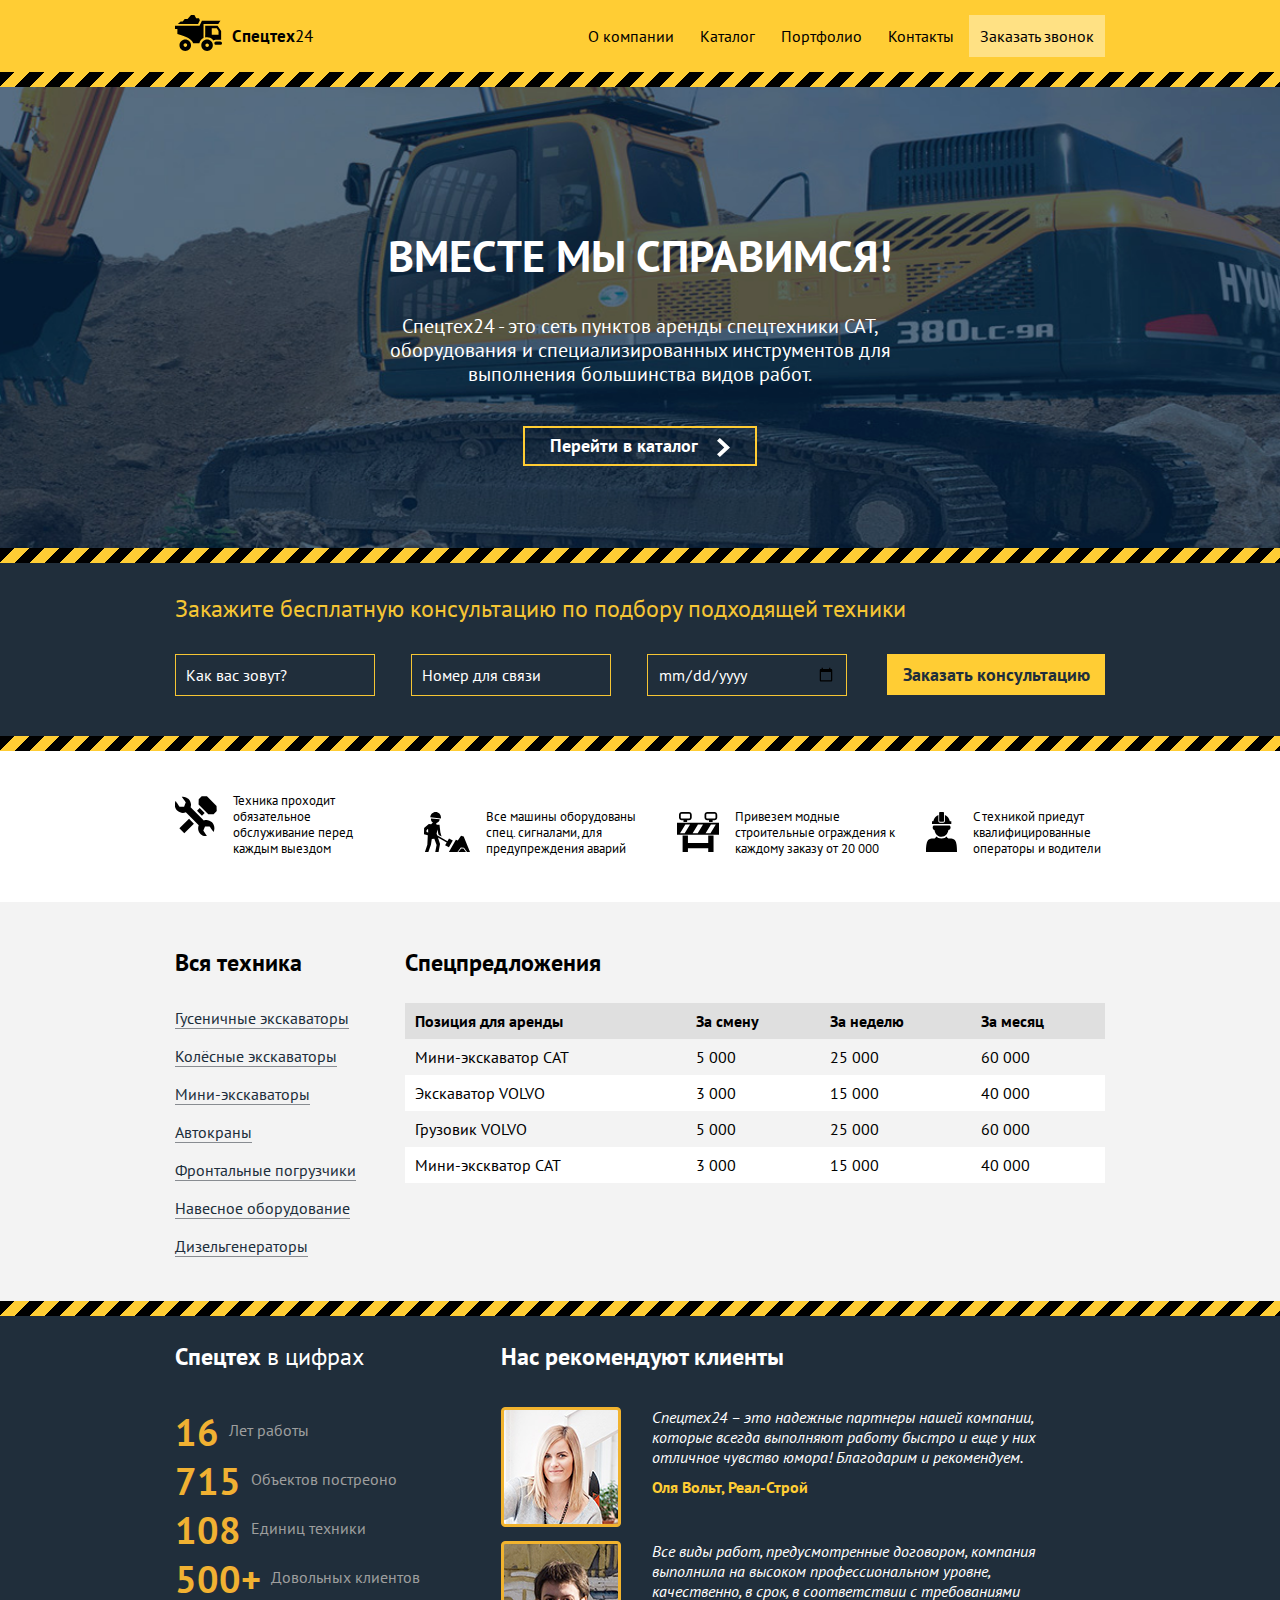
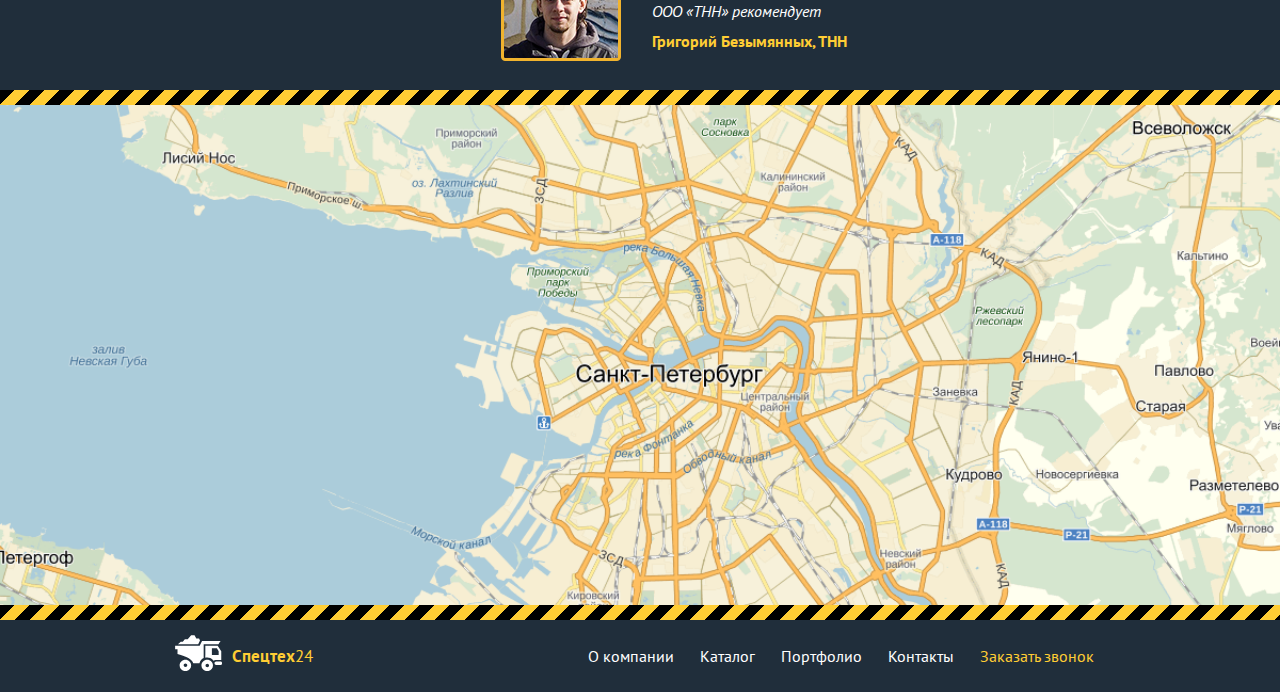
<file: index.html>
<!DOCTYPE html>
<html lang="ru">
<head>
<meta charset="UTF-8">
<title>sp24 - Главная</title>
<link rel="stylesheet" href="css/style.css">
<link href='https://fonts.googleapis.com/css?family=PT+Sans:400,700,400italic&subset=latin,cyrillic-ext' rel='stylesheet' type='text/css'>
</head>
<body>
<header class="page-header">
	<div class="container">
	    <div class="column-left">
		    <a href="#" class="logo">
		      	<section class="sprite sprite-truck_icon"></section>
		      	<span class="logo-text">
		      	<b>Спецтех</b>24</span>
		    </a>
		</div>
		<div class="column-right">
			<div class="nav">
		    	<nav class="main-nav">
					<ul>
						<li><a class="nav-btn" href="index.html">О компании</a></li>
						<li><a class="nav-btn" href="catalog.html">Каталог</a></li>
						<li><a class="nav-btn" href="portfolio.html">Портфолио</a></li>
						<li><a class="nav-btn" href="contacts.html">Контакты</a></li>
						<li><a class="nav-btn_order" href="#">Заказать 	звонок</a></li>
					</ul>
				</nav>
			</div>
		</div>
	</div>
</header>

<main>
<div class="border">
</div>
<div class="promo">
	<div class="container">
		<span class="promo-tagline">Вместе мы справимся!</span>
		<h1 class="promo-text">Спецтех24 - это сеть пунктов аренды спецтехники CAT, оборудования и специализированных инструментов для выполнения большинства видов работ.</h1>	
		<div class="promo-btn">
		    <a href="#" class="promo-btn-text">Перейти в каталог
		    <img class="promo-btn-arrow" src="img/main/main_promo_arrow.svg" alt="arrow">
		   </a>
		</div>
	</div>
</div>
<div class="border">
</div>
<div class="consultation">
	<div class="container">
		<span class="consultation-text">Закажите бесплатную консультацию по подбору подходящей техники</span>
	    <div class="consultation-block">
		    <input class="consultation_text_input" type="text" placeholder="Как вас зовут?">
		    <input class="consultation_text_input" type="text" placeholder="Номер для связи">
		   	<input class="consultation_text_input date" type="date">
			<a class="consult_form_button" href="#">Заказать консультацию</a>
		</div>
	</div>
</div>	
<div class="border">
</div>
<div class="advantages">
    <div class="container">
    	<div class="advantage-item-block">
        	<article class="advantage-item">
        		<section class="sprite sprite-main_advantage_tool"></section>
        		<p>Техника проходит обязательное обслуживание перед каждым выездом</p>
       		</article>
        	<article class="advantage-item">
        		<section class="sprite sprite-main_advantage_worker"></section>
       			 <p>Все машины оборудованы спец. сигналами, для предупреждения аварий</p>
       		</article>
        	<article class="advantage-item">
        		<section class="sprite sprite-main_advantage_boarder"></section>
        		<p>Привезем модные строительные ограждения к каждому заказу от 20 000</p>
        	</article>
       		<article class="advantage-item">
        		<section class="sprite sprite-main_advantage_operator"></section>
        		<p>С техникой приедут квалифицированные операторы и водители</p>
    		</article>	
    	</div>
    </div>
</div>
<div class="technic">
	<div class="container">
		<div class="raw">
			<aside class="tech-column-left">
			    <h2>Вся техника</h2>
	            <ul class="list">
	  	          <li class="list_item"><a href="#">Гусеничные экскаваторы</a></li>
	  	          <li class="list_item"><a href="#">Колёсные экскаваторы</a></li>
	  	          <li class="list_item"><a href="#">Мини-экскаваторы</a></li>
	              <li class="list_item"><a href="#">Автокраны</a></li>
	              <li class="list_item"><a href="#">Фронтальные погрузчики</a></li>
	  	          <li class="list_item"><a href="#">Навесное оборудование</a></li>
	              <li class="list_item"><a href="#">Дизельгенераторы</a></li>
	            </ul> 
 	        </aside>
	        <div class="tech-column-right">		
	            <div class="special_offer_tab">
	                <h2>Спецпредложения</h2>
		            <table>
		                <tbody>
		                	<tr>
		                		<td>Позиция для аренды</td>
		                		<td>За смену</td>
		                		<td>За неделю</td>
		                		<td>За месяц</td>
		                	</tr>
		                	<tr>
		                		<td>Мини-экскаватор CAT</td>
		                		<td>5 000</td>
		                		<td>25 000</td>
		                		<td>60 000</td>
		                	</tr>
		                	<tr>
		                		<td>Экскаватор VOLVO</td>
		                		<td>3 000</td>
		                		<td>15 000</td>
		                		<td>40 000</td>
		                	</tr>
		                	<tr>
		                		<td>Грузовик VOLVO</td>
		                		<td>5 000</td>
		                		<td>25 000</td>
		                		<td>60 000</td>
		                	</tr>
                            <tr>
		                		<td>Мини-экскватор CAT</td>
		                		<td>3 000</td>
		                		<td>15 000</td>
		                		<td>40 000</td>
		                	</tr>
		                </tbody>	
		            </table>
		        </div>
	        </div>
        </div>
    </div>
</div>
<div class="border">
</div>
<div class="about">
    <div class="container">
        <div class="row">
            <div class="column-left">
	            <div class="numbers">
		            <h2 class="subtitle"><b>Спецтех</b> в цифрах</h2>
		            <ul class="numbers-list">
		        	    <li><span class="number-number">16</span>Лет         работы</li>
		        		<li><span class="number-number">715</span>Объектов постреоно</li>
		        		<li><span class="number-number">108</span>Единиц техники</li>
		        		<li><span class="number-number">500+</span>Довольных клиентов</li>
		            </ul>
		        </div>
            </div>
            <div class="column-right">		    
                <section class="reviews">
                    <h2 class="subtitle"><b>Нас рекомендуют клиенты</b></h2>
                    <div class="reviews-item">
                        <div class="reviews-img">
                            <img src="img/main/main_reviews_photo1.png" alt="">
                        </div>
                        <blockquote class="reviews-quote">
                           <p><i>Спецтех24 – это надежные партнеры нашей компании, которые всегда выполняют работу быстро и еще у них отличное чувство юмора! Благодарим и рекомендуем.</i></p>
                           <cite class="reviews-author">Оля Вольт, Реал-Строй</cite>
                        </blockquote>
                     </div>
                    <div class="reviews-item">
                        <div class="reviews-img">
                            <img src="img/main/main_reviews_photo2.png" alt="">
                        </div>
                        <blockquote class="reviews-quote">
                           <p><i>Все виды работ, предусмотренные договором, компания выполнила на высоком профессиональном уровне, качественно, в срок, в соответствии с требованиями ООО «ТНН» рекомендует</i></p>
                           <cite class="reviews-author">Григорий Безымянных, ТНН</cite>
                        </blockquote>
                    </div>
                </section>
            </div>    			
	    </div>
    </div>
</div>
<div class="border">
</div>
<div class="map">
<script type="text/javascript" charset="utf-8" async src="https://api-maps.yandex.ru/services/constructor/1.0/js/?sid=Rb14eD7UdymIaAVkHyqtvD_Mp3Sg49Ik&width=100%&height=500&lang=ru_RU&sourceType=constructor&scroll=true"></script>
</div>
<div class="border">
</div>
</main>

<footer class="page-footer">
	<div class="container">
	    <div class="column-left">
			<a href="#" class="logo-footer">
			  <section class="sprite sprite-main_footer_truck_icon"></section>
			  <span class="logo-text-footer">
			  <b>Спецтех</b>24</span>
			</a>
		</div>
		<div class="column-right">	
			<nav class="footer-nav">
				<ul>
					<li><a class="footer-nav-btn" href="#">О компании</a></li>
					<li><a class="footer-nav-btn" href="catalog.html">Каталог</a></li>
					<li><a class="footer-nav-btn" href="portfolio.html">Портфолио</a></li>
					<li><a class="footer-nav-btn" href="contacts.html">Контакты</a></li>
					<li><a class="footer-nav-btn_order" href="#">Заказать звонок</a></li>
				</ul>
			</nav>
		</div>	
	</div>
</footer>
</body>
</html>
</file>
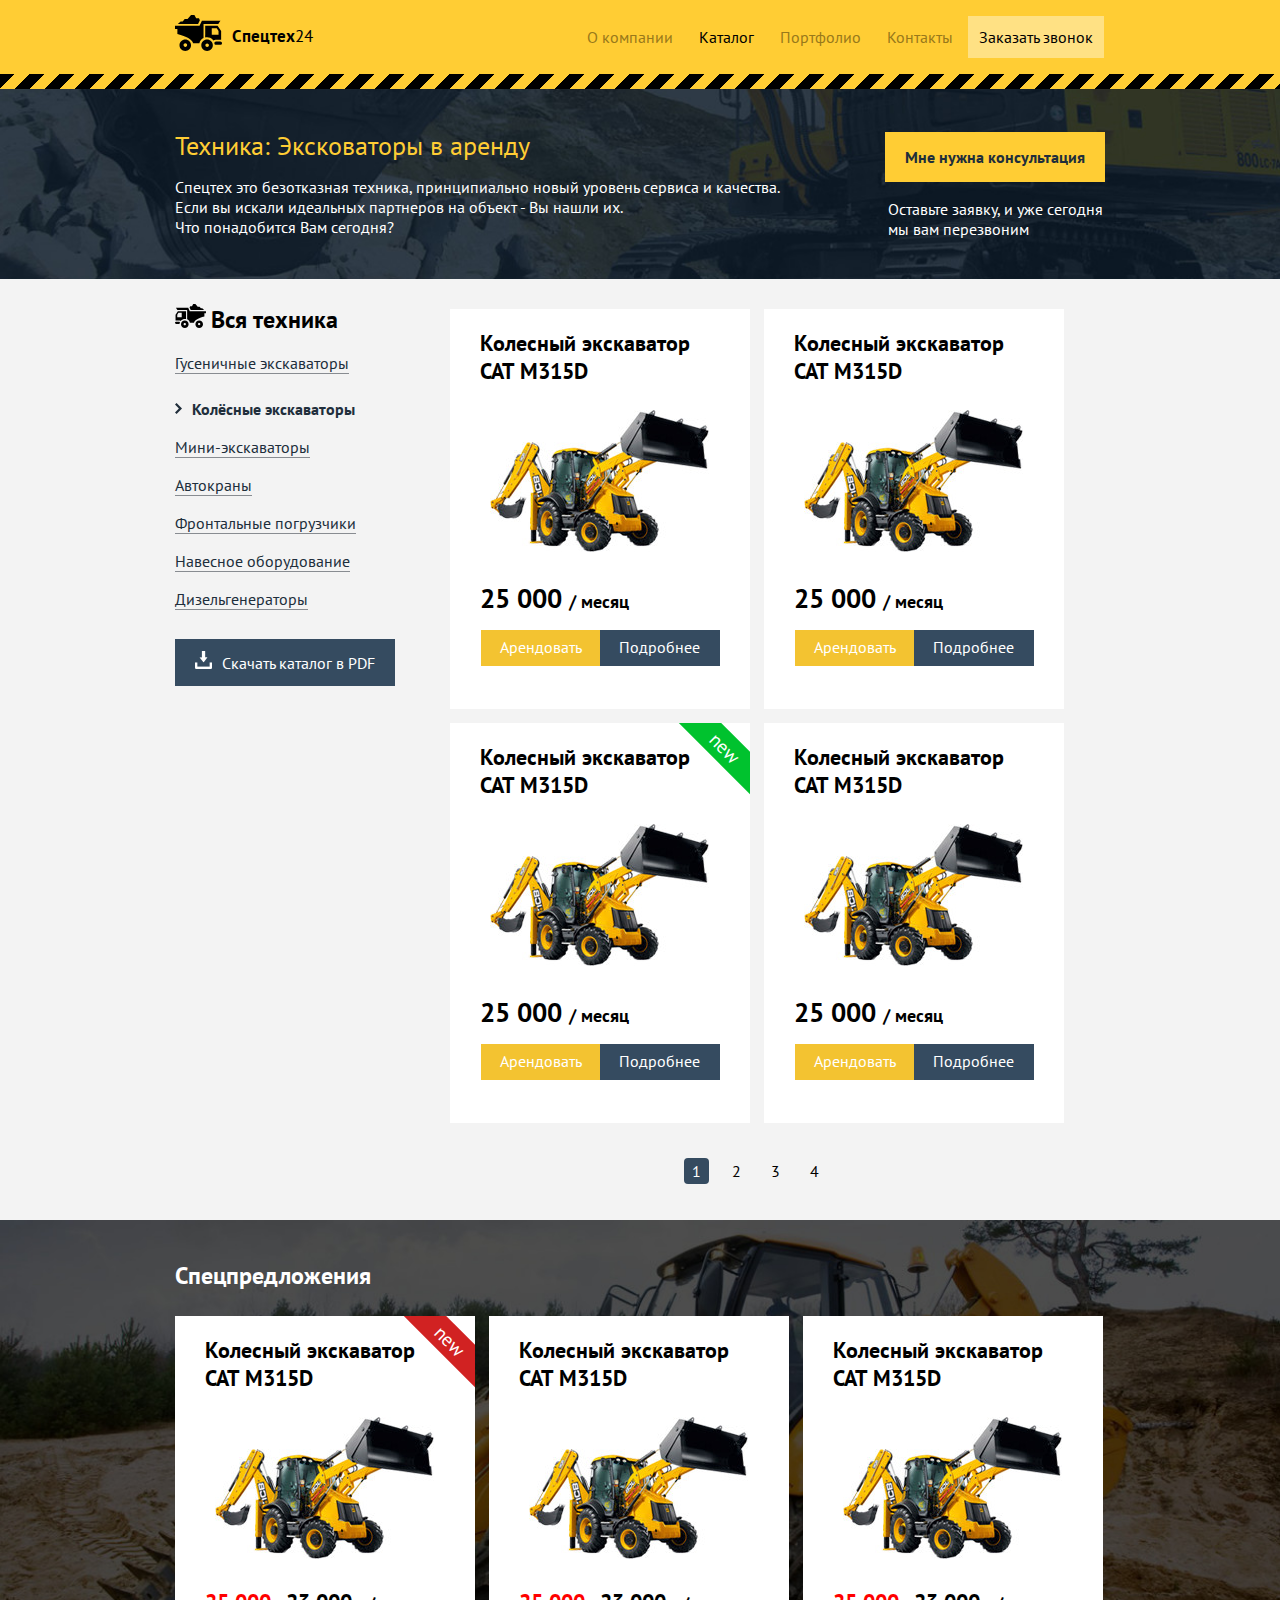
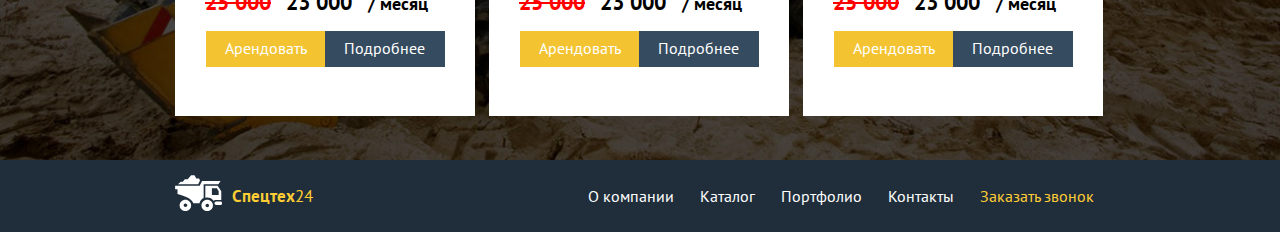
<file: catalog.html>
<!DOCTYPE html>
<html lang="ru">
<head>
	<meta charset="UTF-8">
	<title>sp24 - Каталог</title>
	<link rel="stylesheet" href="css/style.css">
	<link href='https://fonts.googleapis.com/css?family=PT+Sans:400,700,400italic&subset=latin,cyrillic-ext' rel='stylesheet' type='text/css'>
</head>

<body>
	<header class="page-header">
	<div class="container">
	    <div class="column-left">
		    <a href="index.html" class="logo">
		      	<section class="sprite sprite-truck_icon logo-img"></section>
		      	<span class="logo-text">
		      	<b>Спецтех</b>24</span>
		    </a>
		</div>
		<div class="column-right">
		    <div class="nav">
		    	<div class="notmain-header-nav">
					<ul>
						<li><a class="notmain-header-nav nav-btn" href="index.html">О компании</a></li>
						<li><a class="notmain-header-nav nav-btn nav_select" href="catalog.html">Каталог</a></li>
						<li><a class="notmain-header-nav  nav-btn" href="portfolio.html">Портфолио</a></li>
						<li><a class="notmain-header-nav nav-btn" href="contacts.html">Контакты</a></li>
						<li><a class="nav-btn_order" href="#">Заказать 	звонок</a></li>
					</ul>
				</div>
			</div>
		</div>
	</div>
	</header>
	<main>
    	<div class="border">
		</div>
    	<div class="catalog_promo">
    		<div class="container">
    			<div class="catalog_promo_left">
    				<h1>Техника: Эксковаторы в аренду</h1>
    				<p>Спецтех это безотказная техника, принципиально новый уровень сервиса и качества.<br>
    				Если вы искали идеальных партнеров на объект - Вы нашли их.<br>	
    				Что понадобится Вам сегодня?
    				</p>
    			</div>
    			<div class="catalog_promo_right">
    				<div class="contacts_promo_btn">
						<a href="#">Мне нужна консультация</a>	
	  				</div>
	  					<p>Оставьте заявку, и уже сегодня мы вам перезвоним</p>
	  			</div>		
    		</div>
    	</div>
       	<div class="technic">
	    	<div class="container">
				<aside class="catalog_tech-column-left">
					<div class="catalog_content_logo">
				    	<h2><section class="sprite sprite-truck_icon_left"></section>Вся техника</h2>
			        </div>
	   		        <ul>
	  	            	<li><a href="#" class="catalog_list_item">Гусеничные экскаваторы</a></li>
	  	            	<li><a href="#" class="catalog_list_item_select">Колёсные экскаваторы</a></li>
	  	            	<li><a href="#" class="catalog_list_item">Мини-экскаваторы</a></li>
	                	<li><a href="#" class="catalog_list_item">Автокраны</a></li>
	                	<li><a href="#" class="catalog_list_item">Фронтальные погрузчики</a></li>
	  	            	<li><a href="#" class="catalog_list_item">Навесное оборудование</a></li>
	                	<li><a href="#" class="catalog_list_item">Дизельгенераторы</a></li>
	            	</ul> 
	               	<a href="#" class="btn-download"><img src="img/catalog/catalog_download_icon.png" alt="download">Скачать каталог в PDF</a>
 	        	</aside>
	        	<div class="catalog_tech-column-right">		
					<div class="catalog_technic_preview">
						<h2>Колесный экскаватор <br>CAT M315D</h2>
						<img src="img/catalog/catalog_item_preview.jpg" alt="CAT M315D">
						<p>
						<span>25 000 </span>/ месяц</p>
						<div class="catalog_btn-preview">
						<a href="#" class="btn-preview-green">Арендовать</a>
	            		<a href="#" class="btn-preview-gray">Подробнее</a></div>
					</div>
					<div class="catalog_technic_preview">
						<h2>Колесный экскаватор <br>CAT M315D</h2>
						<img src="img/catalog/catalog_item_preview.jpg" alt="CAT M315D">
						<p>
						<span>25 000 </span>/ месяц</p>
						<div class="catalog_btn-preview">
						<a href="#" class="btn-preview-green">Арендовать</a>
	            		<a href="#" class="btn-preview-gray">Подробнее</a></div>
					</div>
					<div class="catalog_technic_preview">
						<h2>Колесный экскаватор <br>CAT M315D</h2>
						<div class="catalog_preview_new">new</div>
						<img src="img/catalog/catalog_item_preview.jpg" alt="CAT M315D">
						<p>
						<span>25 000 </span>/ месяц</p>
						<div class="catalog_btn-preview">
						<a href="#" class="btn-preview-green">Арендовать</a>
	            		<a href="#" class="btn-preview-gray">Подробнее</a></div>
					</div>
					<div class="catalog_technic_preview">
						<h2>Колесный экскаватор <br>CAT M315D</h2>
						<img src="img/catalog/catalog_item_preview.jpg" alt="CAT M315D">
						<p>
						<span>25 000 </span>/ месяц</p>
						<div class="catalog_btn-preview">
						<a href="#" class="btn-preview-green">Арендовать</a>
	            		<a href="#" class="btn-preview-gray">Подробнее</a></div>
					</div>
						<section>
							<ul class="catalog_pagination">
								<li ><a href="#" class="active-pagination">1</a></li>
								<li ><a href="#">2</a></li>
								<li><a href="#">3</a></li>
								<li><a href="#">4</a></li>
							</ul>
						</section>
	        		</div>
    		</div>
		</div>
		<div class="catalog_special_offer">
			<div class="container">
				<h2 class="catalog_special_offer_h2">Спецпредложения</h2>
				<div class="special_offer_items">
					<div class="catalog_technic_preview">
						<h2>Колесный экскаватор <br>CAT M315D</h2>
						<div class="catalog_preview_sale">new</div>
						<img src="img/catalog/catalog_item_preview.jpg" alt="CAT M315D">
						<p class="special_offer_size">
						<span class="del"><del>25 000</del></span> <span>23 000 </span>/ месяц</p>
						<div class="catalog_btn-preview">
						<a href="#" class="btn-preview-green">Арендовать</a>
	            		<a href="#" class="btn-preview-gray">Подробнее</a></div>
					</div>
					<div class="catalog_technic_preview">
						<h2>Колесный экскаватор <br>CAT M315D</h2>
						<img src="img/catalog/catalog_item_preview.jpg" alt="CAT M315D">
						<p class="special_offer_size">
						<span class="del"><del>25 000</del></span> <span>23 000 </span>/ месяц</p>
						<div class="catalog_btn-preview">
						<a href="#" class="btn-preview-green">Арендовать</a>
	            		<a href="#" class="btn-preview-gray">Подробнее</a></div>
					</div>
					<div class="catalog_technic_preview">
						<h2>Колесный экскаватор <br>CAT M315D</h2>
						<img src="img/catalog/catalog_item_preview.jpg" alt="CAT M315D">
						<p class="special_offer_size">
						<span class="del"><del>25 000</del></span> <span>23 000 </span>/ месяц</p>
						<div class="catalog_btn-preview">
						<a href="#" class="btn-preview-green">Арендовать</a>
	            		<a href="#" class="btn-preview-gray">Подробнее</a></div>
					</div>
				</div>
			</div>
		</div>
    </main>
<footer class="page-footer">
	<div class="container">
	    <div class="column-left">
			<a href="index.html" class="logo-footer">
			  <section class="sprite sprite-main_footer_truck_icon"></section>
			  <span class="logo-text-footer">
			  <b>Спецтех</b>24</span>
			</a>
		</div>
		<div class="column-right">	
			<nav class="footer-nav">
				<ul>
					<li><a class="footer-nav-btn" href="index.html">О компании</a></li>
					<li><a class="footer-nav-btn" href="catalog.html">Каталог</a></li>
					<li><a class="footer-nav-btn" href="portfolio.html">Портфолио</a></li>
					<li><a class="footer-nav-btn" href="contacts.html">Контакты</a></li>
					<li><a class="footer-nav-btn_order" href="#">Заказать звонок</a></li>
				</ul>
			</nav>
		</div>	
	</div>
</footer>
</body>
</html>
</file>
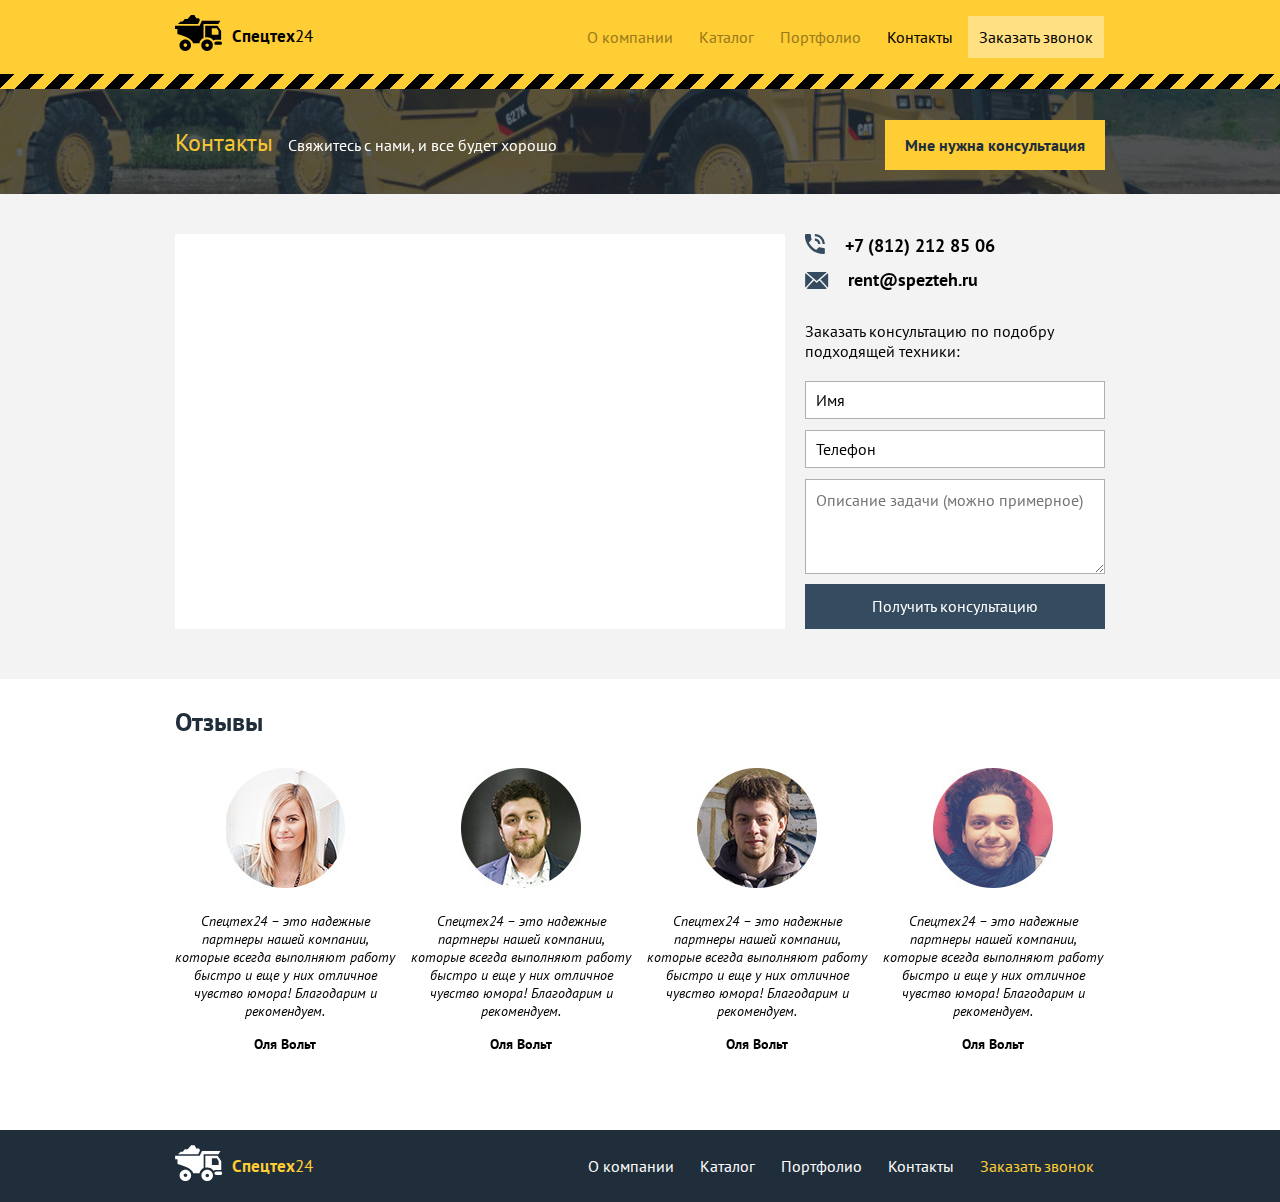
<file: contacts.html>
<!DOCTYPE html>
<html lang="en">
<head>
	<meta charset="UTF-8">
	<title>sp24 - Сонтакты</title>
	<link rel="stylesheet" href="css/style.css">
	<link href='https://fonts.googleapis.com/css?family=PT+Sans:400,700,400italic&subset=latin,cyrillic-ext' rel='stylesheet' type='text/css'>
</head>
<body>
<header class="page-header">
	<div class="container">
	    <div class="column-left">
		    <a href="index.html" class="logo">
		      	<section class="sprite sprite-truck_icon logo-img"></section>
		      	<span class="logo-text">
		      	<b>Спецтех</b>24</span>
		    </a>
		</div>
		<div class="column-right">
		    <div class="nav">
		    	<div class="notmain-header-nav">
					<ul>
						<li><a class="notmain-header-nav nav-btn" href="index.html">О компании</a></li>
						<li><a class="notmain-header-nav nav-btn" href="catalog.html">Каталог</a></li>
						<li><a class="notmain-header-nav  nav-btn" href="portfolio.html">Портфолио</a></li>
						<li><a class="notmain-header-nav nav-btn nav_select" href="contacts.html">Контакты</a></li>
						<li ><a class="nav-btn_order" href="#">Заказать звонок</a></li>
					</ul>
				</div>
			</div>
		</div>
	</div>
	</header>

<main>
	<div class="border">
	</div>
	<div class="contacts_promo">
		<div class="container">
			<span class="portfolio-text">Контакты</span>
			<span class="contacts_promo_text">Свяжитесь с нами, и все будет хорошо</span>
			<div class="contacts_promo_btn">
				<a href="#">Мне нужна консультация</a>		
	  		</div>
		</div>	
	</div>
	<div class="contacts_main_block">
		<div class="container">
			<div class="contacts_map">
			<iframe src="https://www.google.com/maps/embed?pb=!1m18!1m12!1m3!1d1998.596350811417!2d30.31400034545362!3d59.93883986970492!2m3!1f0!2f0!3f0!3m2!1i1024!2i768!4f13.1!3m3!1m2!1s0x46963110686a7c55%3A0xa2950fb15748e884!2z0JTQstC-0YDRhtC-0LLQsNGPINC_0LvQvtGJ0LDQtNGM!5e0!3m2!1sru!2sru!4v1466482291483" width="610" height="395" frameborder="0" style="border:0" allowfullscreen></iframe>
			</div>
			<div class="contacts-input">
				<div>
					<div class="sprite sprite-contacts_phone"></div>	
					<span>+7 (812) 212 85 06</span>
				</div>
				<div>
					<div class="sprite sprite-contacts_mail"></div>
					<span class="contacts-input_mail">
					rent@spezteh.ru</span>
				</div>
				<p>Заказать консультацию по подобру подходящей техники:</p>
				<input type="text" class="text" placeholder="Имя">
				<input type="text" class="text" placeholder="Телефон">
				<textarea placeholder="Описание задачи (можно примерное)"></textarea>
				<div class="contacts_main_btn">
					<a href="#">Получить консультацию</a>
				</div>
			</div>
		</div>
	</div>
	<div class="contacts_review">
		<div class="container">
			<h2>Отзывы</h2>
			<div class="contacts_review_people">
				<div class="contacts_review_one_person">
					<img src="img/contacts/reviwe_photo1.jpg" alt="review_photo">
					<p><i>Спецтех24 – это надежные партнеры нашей компании, которые всегда выполняют работу быстро и еще у них отличное чувство юмора! Благодарим и рекомендуем.</i></p>
					<a href="#">Оля Вольт</a>
				</div>
				<div class="contacts_review_one_person">
					<img src="img/contacts/reviwe_photo2.jpg" alt="review_photo">
					<p><i>Спецтех24 – это надежные партнеры нашей компании, которые всегда выполняют работу быстро и еще у них отличное чувство юмора! Благодарим и рекомендуем.</i></p>
					<a href="#">Оля Вольт</a>	
				</div>
				<div class="contacts_review_one_person">
					<img src="img/contacts/reviwe_photo3.jpg" alt="review_photo">
					<p><i>Спецтех24 – это надежные партнеры нашей компании, которые всегда выполняют работу быстро и еще у них отличное чувство юмора! Благодарим и рекомендуем.</i></p>
					<a href="#">Оля Вольт</a>	
				</div>
				<div class="contacts_review_one_person">
					<img src="img/contacts/reviwe_photo4.jpg" alt="review_photo">
					<p><i>Спецтех24 – это надежные партнеры нашей компании, которые всегда выполняют работу быстро и еще у них отличное чувство юмора! Благодарим и рекомендуем.</i></p>
					<a href="#">Оля Вольт</a>	
				</div>
			</div>
		</div>
	</div>
</main>

<footer class="page-footer">
	<div class="container">
	    <div class="column-left">
			<a href="index.html" class="logo-footer">
			  <section class="sprite sprite-main_footer_truck_icon"></section>
			  <span class="logo-text-footer">
			  <b>Спецтех</b>24</span>
			</a>
		</div>
		<div class="column-right">	
			<nav class="footer-nav">
				<ul>
					<li><a class="footer-nav-btn" href="index.html">О компании</a></li>
					<li><a class="footer-nav-btn" href="catalog.html">Каталог</a></li>
					<li><a class="footer-nav-btn" href="portfolio.html">Портфолио</a></li>
					<li><a class="footer-nav-btn" href="contacts.html">Контакты</a></li>
					<li><a class="footer-nav-btn_order" href="#">Заказать звонок</a></li>
				</ul>
			</nav>
		</div>	
	</div>
</footer>
	
</body>
</html>
</file>
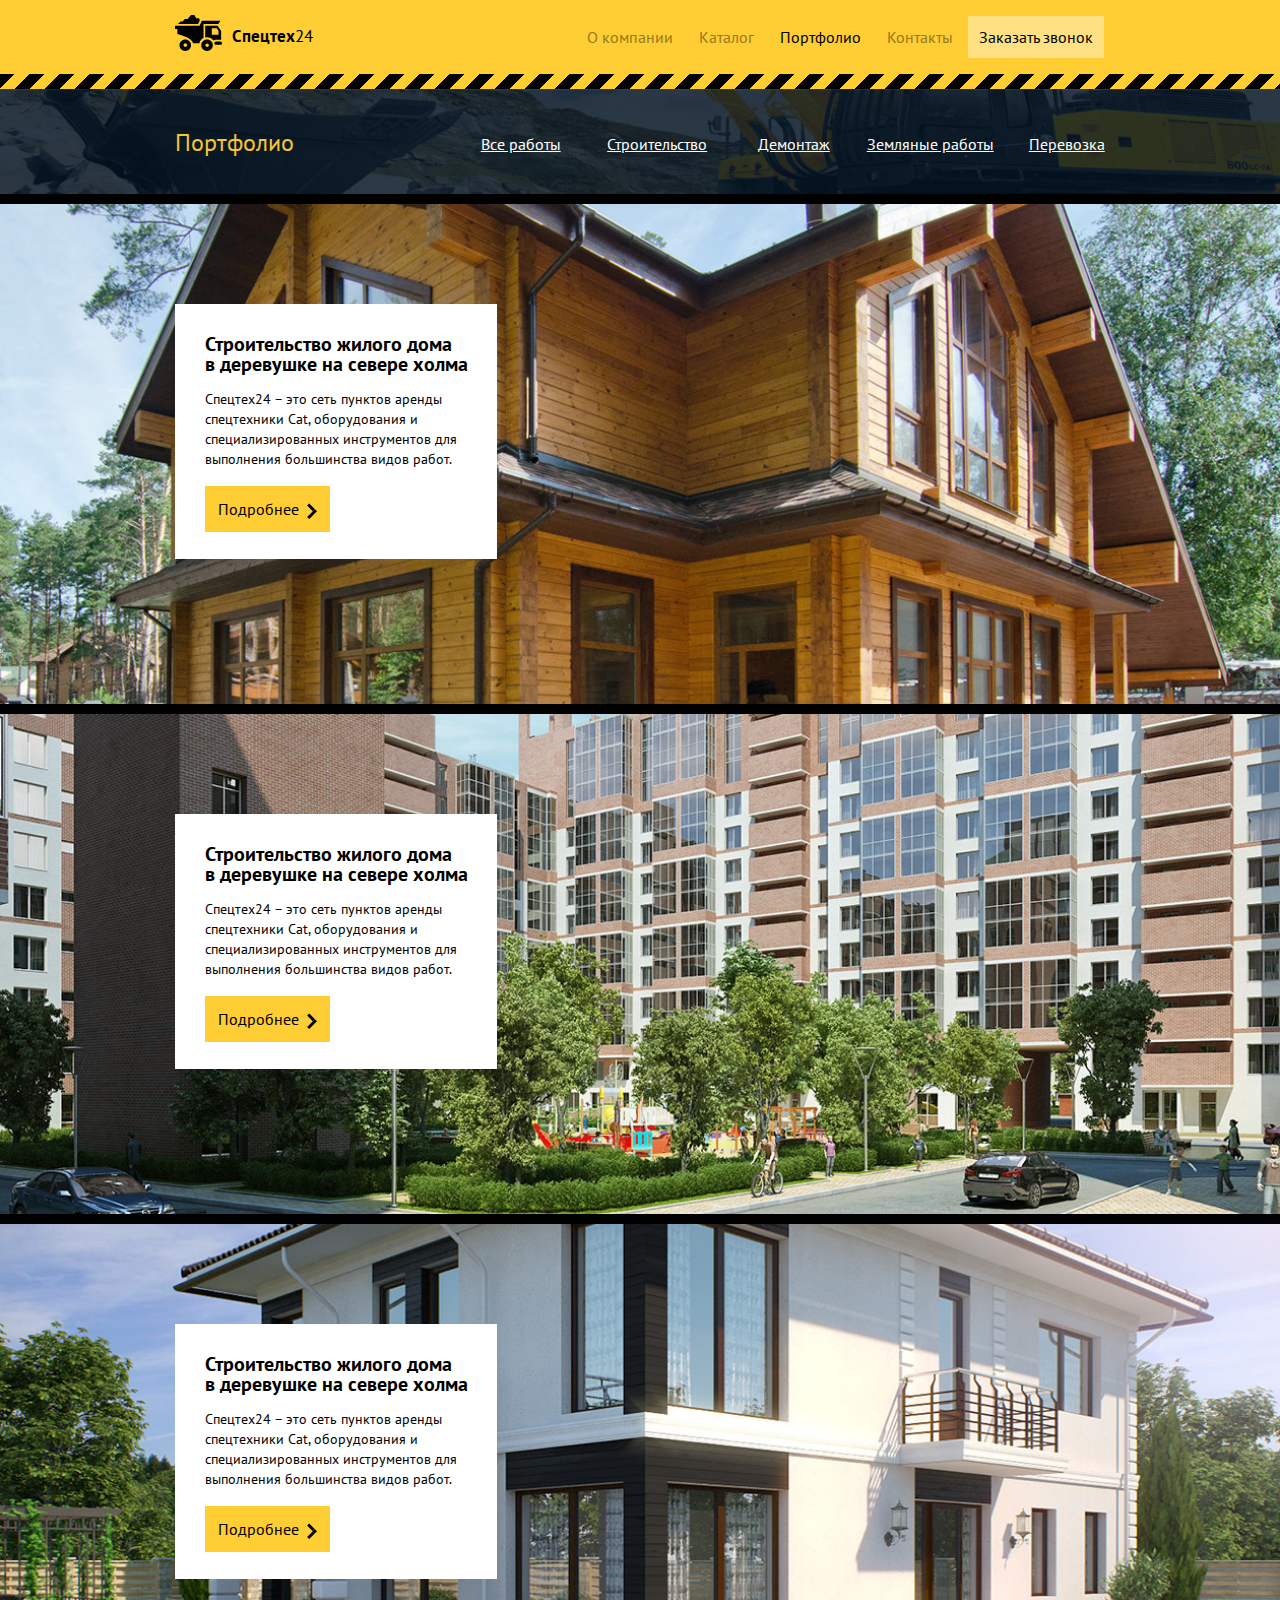
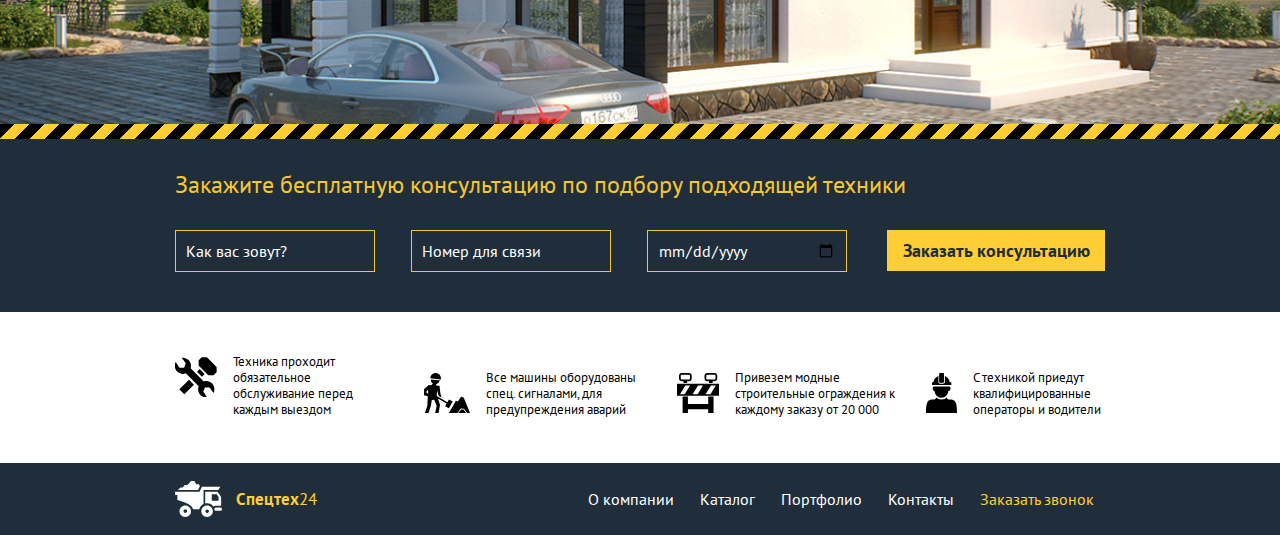
<file: portfolio.html>
<!DOCTYPE html>
<html lang="en">
<head>
	<meta charset="UTF-8">
	<title>sp24 - Портфолио</title>
	<link rel="stylesheet" href="css/style.css">
	<link href='https://fonts.googleapis.com/css?family=PT+Sans:400,700,400italic&subset=latin,cyrillic-ext' rel='stylesheet' type='text/css'>
</head>

<body>
<header class="page-header">
	<div class="container">
	    <div class="column-left">
		    <a href="index.html" class="logo">
		      	<section class="sprite sprite-truck_icon logo-img"></section>
		      	<span class="logo-text">
		      	<b>Спецтех</b>24</span>
		    </a>
		</div>
		<div class="column-right">
		    <div class="nav">
		    	<div class="notmain-header-nav">
					<ul>
						<li><a class="notmain-header-nav nav-btn" href="index.html">О компании</a></li>
						<li><a class="notmain-header-nav nav-btn" href="catalog.html">Каталог</a></li>
						<li><a class="notmain-header-nav nav_select nav-btn" href="portfolio.html">Портфолио</a></li>
						<li><a class="notmain-header-nav nav-btn" href="contacts.html">Контакты</a></li>
						<li ><a class="nav-btn_order" href="#">Заказать звонок</a></li>
					</ul>
				</div>
			</div>
		</div>
	</div>
</header>

<main>
<div class="border">
</div>
<div class="portfolio-work-tipe">
	<div class="container">
		<span class="portfolio-text">Портфолио</span>
		<div class="portfolio-work-tipe-nav">
			<ul>
				<li><a href="#">Все работы</a></li>
				<li><a href="#">Строительство</a></li>
				<li><a href="#">Демонтаж</a></li>
				<li><a href="#">Земляные работы</a></li>
				<li><a href="#">Перевозка</a></li>
			</ul>
	    </div>
	</div>
</div>
<div class="border_black">
</div>
<div class="portfolio_block1">
	<div class="container">
		<div class="portfolio_preview_block">
			<h2>Строительство жилого дома <br>в деревушке на севере холма</h2>
			<p>Спецтех24 – это сеть пунктов аренды спецтехники Cat, оборудования и специализированных инструментов для выполнения большинства видов работ.</p>
			<div class="portfolio_preview_btn">
			    <a href="#">Подробнее
			    <div class="arrow">
			    	<div class="arrowline1"></div>
			    	<div class="arrowline2"></div>
			    </div>
				</a>
			</div>
		</div>
	</div>
</div>
<div class="border_black">
</div>
<div class="portfolio_block2">
	<div class="container">
		<div class="portfolio_preview_block">
			<h2>Строительство жилого дома <br>в деревушке на севере холма</h2>
			<p>Спецтех24 – это сеть пунктов аренды спецтехники Cat, оборудования и специализированных инструментов для выполнения большинства видов работ.</p>
			<div class="portfolio_preview_btn">
			    <a href="#">Подробнее
			    <div class="arrow">
			    	<div class="arrowline1"></div>
			    	<div class="arrowline2"></div>
			    </div>
				</a>
			</div>
		</div>
	</div>
</div>
<div class="border_black">
	
</div>
<div class="portfolio_block3">
	<div class="container">
		<div class="portfolio_preview_block">
			<h2>Строительство жилого дома <br>в деревушке на севере холма</h2>
			<p>Спецтех24 – это сеть пунктов аренды спецтехники Cat, оборудования и специализированных инструментов для выполнения большинства видов работ.</p>
			<div class="portfolio_preview_btn">
			    <a href="#">Подробнее
			    <div class="arrow">
			    	<div class="arrowline1"></div>
			    	<div class="arrowline2"></div>
			    </div>
				</a>
			</div>
		</div>
	</div>
</div>
<div class="border">
</div>
<div class="consultation">
	<div class="container">
		<span class="consultation-text">Закажите бесплатную консультацию по подбору подходящей техники</span>
	      <div class="consultation-block">
		    <input class="consultation_text_input" type="text" placeholder="Как вас зовут?">
		    <input class="consultation_text_input" type="text" placeholder="Номер для связи">
		   	<input class="consultation_text_input date" type="date" placeholder="Выберите дату">
			<a class="consult_form_button" href="">Заказать консультацию</a>
		</div>
	</div>
</div>	
<div class="advantages">
    <div class="container">
        <div class="advantage-item-block">
        	<article class="advantage-item">
        		<section class="sprite sprite-main_advantage_tool"></section>
        		<p>Техника проходит обязательное обслуживание перед каждым выездом</p>
       		</article>
        	<article class="advantage-item">
        		<section class="sprite sprite-main_advantage_worker"></section>
       			 <p>Все машины оборудованы спец. сигналами, для предупреждения аварий</p>
       		</article>
        	<article class="advantage-item">
        		<section class="sprite sprite-main_advantage_boarder"></section>
        		<p>Привезем модные строительные ограждения к каждому заказу от 20 000</p>
        	</article>
       		<article class="advantage-item">
        		<section class="sprite sprite-main_advantage_operator"></section>
        		<p>С техникой приедут квалифицированные операторы и водители</p>
    		</article>	
    	</div>
    </div>
</div>
	
</main>
<footer class="page-footer">
	<div class="container">
	    <div class="column-left">
			<a href="index.html" class="logo-footer">
			  <img class="logo-img-footer logo-img" src="img/main/main_footer_truck_icon.svg" alt="logo">
			  <span class="logo-text-footer">
			  <b>Спецтех</b>24</span>
			</a>
		</div>
		<div class="column-right">	
			<nav class="footer-nav">
				<ul>
					<li><a class="footer-nav-btn" href="index.html">О компании</a></li>
					<li><a class="footer-nav-btn" href="catalog.html">Каталог</a></li>
					<li><a class="footer-nav-btn" href="portfolio.html">Портфолио</a></li>
					<li><a class="footer-nav-btn" href="contacts.html">Контакты</a></li>
					<li><a class="footer-nav-btn_order" href="#">Заказать звонок</a></li>
				</ul>
			</nav>
		</div>	
	</div>
</footer>

</body>
</html>
</file>
<file: css/style.css>
* {
	padding: 0;
	margin: 0;
  font-family: 'PT Sans', sans-serif;
}
.container{
	width: 930px;
	padding: 0 15px;
	margin: 0 auto;
	
}

.sprite {
  background-image: url(../img/spritesheet.svg);
  background-repeat: no-repeat;
  display: block;
}

/* PAGE-HEADER */
.page-header{
  padding: 15px 0;
  background-color: #ffcd34;
  overflow: hidden;
}

.logo{
  float: left;
  width: 20%;
  margin-right: 5%;
  text-decoration: none;
}

.sprite-truck_icon {
  width: 47px;
  height: 36px;
  background-position: -173px -176px;
  float: left;
}

.logo-text{
  display: inline-block;
  font-size: 17px;
  padding: 10px;
  padding-top: 10px;
  color: #000000;
}

.logo section,
.logo span{
vertical-align: middle;
}

.logo-img:after {
  content: "";
  display: block;
  clear: both;
}

.nav{
  float: right;
  width: 75%;
  text-align: right;
}

.nav li{
  display: inline-block;
}

.main-nav a{
  color: #000000;
  text-decoration: none;
  border: 1px solid transparent;
  display: inline-block;

}

.main-nav:last-chaild a{
  border: 0px solid transparent;
}
.nav-btn{
  padding: 10px;
}

.nav-btn:hover{
  border: 1px solid #bc9d36;
}

.nav-btn:active{
  border: 1px solid #796e38;
}

.nav-btn_order{
  background-color: #ffe184;
  padding: 10px;
  border: 1px solid transparent;
  text-decoration: none;
  color: #000000;
}

.nav-btn_order:hover{
  background-color: #ffecb2;

}

.nav-btn_order:active{
  background-color: #f6bf16;
  color: black;
}

.notmain-header-nav{
  display: inline-block;
  text-decoration: none;
  border: 1px solid transparent;
  color: #98791b;
}

.nav_select{
  color: #000000;
}


/* PROMO */

.border{
  position: relative;
  padding-bottom: 15px;
}

.border_black{
  height: 10px;
  background-color: #000000;
}

.border:after{
  content: '';
  position: absolute;
  width: 100%;
  height: 15px;
  left: 0;
  top: 100%;
  margin-top: -15px;
  
  background: linear-gradient(135deg, #000 33%, #ffcd34 33%, #ffcd34 66%, #000 66%);
  background-size: 30px 100%;
}

.promo{
  background-image: url(../img/main/main_bgi_top.png);
  height: 461px;
  background-size: cover; 
  text-align: center;
  text-decoration: none;
}

.promo-tagline{
  font-size: 44px;
  color: #fff;
  font-weight: 800;
  text-transform: uppercase;
  margin-top: 140px;
  display: inline-block;
}

.promo h1{
  font-size: 20px;
  color: #fff;
  font-weight: lighter;
  line-height: 24px;
  margin: auto;
  padding-top: 30px;
  max-width: 606px;
}

.promo-btn{
  text-align: center;
  max-width: 640px;
  padding-left: 10px;
  width: 220px;
  padding: 5px 5px 7px;
  border: 2px solid #ffcc33;
  margin: 0 auto;
  margin-top: 40px;
  display: inline-block;
}

.promo-btn-text{
  text-decoration: none;
  font-size: 18px;
  font-weight: bold;
  color: #fff;
}

.promo-btn-arrow{
  padding-left: 15px;
}

.promo-btn-text,
.promo-btn-arrow{
vertical-align: middle;
}

/* CONSULTATION */

.consultation{
  background-color: #202e3b;
  overflow: hidden;
  -webkit-box-sizing: border-box;
  -moz-box-sizing: border-box;
  box-sizing: border-box;
}

.consultation-text {
  color: #f5c534;
  font-size: 24px;
  padding-top: 30px;
  margin-bottom: 10px;
  display: inline-block;
}

.consultation-block{
  color: #fff;
  padding-top: 20px;
  padding-bottom: 40px;
}

.consultation_text_input{
  background-color: #202e3b;
  border: 1px solid #f5c534;
  font-size: 16px;
  padding: 10px 10px 10px 10px;
  width: 200px;
  color:#fff;
  -webkit-box-sizing: border-box;
  -moz-box-sizing: border-box;
  box-sizing: border-box;
  margin-right: 32px;
}

.date{
  height: 42px;
  -webkit-box-sizing: border-box;
  -moz-box-sizing: border-box;
  box-sizing: border-box;
  margin-right: 32px;
  position: relative;
}


.consultation_text_input::-webkit-input-placeholder {color:#fff;}
.consultation_text_input::-moz-placeholder          {color:#fff;}
.consultation_text_input:-moz-placeholder           {color:#fff;}
.consultation_text_input:-ms-input-placeholder      {color:#fff;}



.consult_form_button{
  width: 200px;
  padding: 9px;
  background-color: #ffcd34;
  color: #202e3b;
  font-weight: bold;
  font-size: 18px;
  border: none;
  display: inline-block;
  float: right;
  text-decoration: none;
  text-align: center;
  -webkit-box-sizing: content-box;
  -moz-box-sizing: content-box;
  box-sizing: content-box;  
}

.consult_form_button:hover{
  background-color: #ffd966;
}

.consult_form_button:active{
  background-color: #f6bf16;
}





/* ADVANTAGES */

.advantages{
  padding: 45px 0;
  overflow: hidden;
}

.advantage-item p{
  display: inline-block;
  font-size: 13px;
  line-height: 16px;
  margin-left: 16px;
  width: 162px;
  margin-top: -3px;
}

.advantage-item-block article{
  display: inline-block;
}

.advantage-item{
  padding-right: 25px;
}

.advantage-item:last-child{
  padding-right: 0px;
}

.advantage-item:last-child p{
  width: 130px;
}


.sprite-main_advantage_tool {
    width: 42px;
    height: 40px;
    background-position: -91px -100px;
    float: left;
}

.sprite-main_advantage_boarder {
    width: 42px;
    height: 40px;
    background-position: -143px -20px;
    float: left;
}

.sprite-main_advantage_operator {
    width: 31px;
    height: 40px;
    background-position: -20px -100px;
    float: left;
}

.sprite-main_advantage_worker {
    width: 46px;
    height: 40px;
    background-position: -225px -20px;
    float: left;
}







/* ABOUT */
.technic{
  background-color: #f3f3f3;
  overflow: hidden;
}

.raw h2{
  margin-top: 45px;
}

.list{
  width: 200px;
}

.list li{
  list-style-type: none;
  margin-top: 18px;
}

.list a{
  font-size: 16px;
  color: #202e3b;
  text-decoration: none;
  border-bottom: 1px solid #888c91;
}

.list_item:first-child {
  margin-top: 30px;
}

.list_item:last-child {
  margin-bottom: 45px;
}

.tech-column-left{
  float: left;
}

.tech-column-right{
  float: right;
}

.tech-column-right{
  margin-left: 30px;
}

.tech-column-left a:hover{
  font-weight: bold;
}

.tech-column-left a:active{
  font-weight: bold;
  border-bottom: 1px solid transparent;
}

.about{
  padding: 15px 0;
  overflow: hidden;
  background-color: #202e3b;
}

.special_offer_tab table{
  width: 700px;
  margin-top: 25px;
  font-size: 16px;
  text-align: left;
  border-spacing: 0px;
}
.special_offer_tab tbody tr:first-child{
  background-color: #dfdfdf;
  font-weight: 600;
}

.special_offer_tab tr, 
.special_offer_tab td {
  padding: 5px 10px;
}

.special_offer_tab tr{
  height: 36px;
}

.special_offer_tab tr:nth-last-child(2n+1) {
background: #ffffff; 
}

/* NUMBERS */

.numbers{
  float: left;
  width: 30%;
  margin-right: 5%;
}

.number-number{
  font-size: 38px;
  color: #f1b132;
  font-weight: bold;
  margin-right: 10px;
}

.numbers-list li{
  color: #9e9e9e;
  list-style-type: none;
}

.numbers-list li,
.number-number{
vertical-align: middle;
}

/* REVIEWS */

.reviews{
  width: 65%;
  float: left;
}

.row h2{
  color: white;
  margin-top: 10px;
  margin-bottom: 35px;
  text-decoration: none;
  font-weight: normal;
}

.reviews-item{
  overflow: hidden;
  margin: 10px 0;
}

.reviews-img{
  float: left;
  width: 20%;
  margin-right: 5%;
}

.reviews-quote{
  float: left;
  width: 65%;
}

.reviews-quote p{
  color: white;
  padding-bottom: 10px;
}

.reviews-author {
  font-style: normal;
  color: #ffcd34;
  font-weight: 600;
}

/* CONTACTS REVIEWS */

.contacts_review h2{
  font-size: 26px;
  color: #202e3b;
  margin-top: 26px;
}

.contacts_review_people{
  content: "";
  display: block;
  clear: both;
}

.contacts_review_one_person{
  width: 220px;
  padding-right: 12px;
  text-align: center;
  font-size: 14px;
  display: inline-block;
}

.contacts_review_one_person img{
  padding: 30px 0px 20px 0px;
}

.contacts_review_one_person:last-child{
  padding-right: 0px;
}

.contacts_review_one_person a{
  display: inline-block;
  text-decoration: none;
  color: #000000;
  font-weight: bold;
  margin-top: 15px;
}

/* MAP */
.map {
    background-image: url(../img/main/main_map.png);
    height: 500px;
    background-size: cover; 
    text-align: center;
}


/* PAGE-FOOTER */
.page-footer{
  background-color: #202e3b;
  overflow: hidden;
  padding: 15px 15px;
}

.logo-footer{
  float: left;
  width: 20%;
  margin-right: 5%;
  text-decoration: none;
}

.sprite-main_footer_truck_icon {
  width: 47px;
  height: 36px;
  background-position: -232px -100px;
  display: inline-block;
  float: left;
}

.logo-text-footer{
  display: inline-block;
  font-size: 17px;
  font-size: 17px;
  padding: 10px;
  color: #ffcd34;
}

.logo-img-footer,
.logo-text-footer{
  vertical-align: middle;
}

.logo-img:after {
  content: "";
  display: block;
  clear: both;
}

.footer-nav{
  float: right;
  width: 75%;
  text-align: right;
}

.footer-nav li{
  display: inline-block;
}

.footer-nav-btn_order{
  color: #ffcd34;
  display: inline-block;
  padding: 10px;
  text-decoration: none;
  border: 1px solid transparent;
}

.footer-nav-btn{
  display: inline-block;
  padding: 10px;
  text-decoration: none;
  color: white;
  border: 1px solid transparent;
}

.footer-nav-btn:hover{
  border: 1px solid #636d76;
}

.footer-nav-btn:active{
  border: 1px solid #a6abb1;
}










/* CATALOG */

.catalog_promo{
  height: 190px;
  background-size: cover; 
  background-image: url(../img/catalog/catalog_promo_bgi.jpg);
}

.catalog_promo h1{
  font-size: 26px;
  color: #ffcd34;
  font-weight: normal;
  margin-top: 40px;
  margin-bottom: 15px;
  display: inline-block;
}

.catalog_promo p{
  font-size: 16px;
  color: #ffffff;
  line-height: 20px;
  display: inline-block;
}

.catalog_promo_left{
  float: left;
}

.catalog_promo_right{
  float: right;
  width: 240px;
  display: inline-block;
  margin-top: -70px;
}

.catalog_promo_right p{
  margin-left: 23px;
  display: inline-block;
  margin-top: 17px;
}

.sprite-truck_icon_left {
  width: 31px;
  height: 24px;
  background-position: -260px -176px;
  float: left;
}

.catalog_tech-column-left{
  display: inline-block;
  float: left;
  padding-top: 25px;
  max-width: 240px;
}

.catalog_tech-column-right{
  display: inline-block;
  float: right;
  padding-top: 25px;
  max-width: 660px;
}

.catalog_content_logo h2{
  display: inline-block;
  -webkit-box-sizing: border-box;
  -moz-box-sizing: border-box;
  box-sizing: border-box;
}

.catalog_content_logo section{
  padding-right: 5px;

}

.catalog_content_logo h2,
.catalog_content_logo img{
  vertical-align: middle;
}

.catalog_list_item_select{
  text-decoration: none;
  display: inline-block;
  font-weight: bold;
  border: none; 
  background-image: url(../img/catalog/arrow_right.svg);
  background-repeat: no-repeat;
  padding-left: 17px;
  background-position: 0 4px;
  margin-top: 8px;
  color: #202e3b;
}

.catalog_list_item{
  font-size: 16px;
  color: #202e3b;
  text-decoration: none;
  border-bottom: 1px solid #888c91;
}

.catalog_tech-column-left li{
  list-style-type: none;
  margin-top: 18px;
}

.catalog_tech-column-left a:hover{
  font-weight: bold;
}

.catalog_tech-column-left a:active{
  font-weight: bold;
  border-bottom: 1px solid transparent;
}

.btn-download{
  height: 35px;
  width: 220px;
  background-color: #354b60;
  display: inline-block;
  text-decoration: none;
  color: #ffffff;
  text-align: center;
  padding-top: 12px;
  margin-top: 30px;
}

.btn-download img{
  padding-right: 10px;
}

.btn-download:hover{
  background-color: #46617a;
}

.btn-download:active{
  background-color: #567999;
}

.catalog_technic_preview{
  height: 400px;
  width: 300px;
  background-color: #fff;
  display: inline-block;
  -webkit-box-sizing: border-box;
  -moz-box-sizing: border-box;
  box-sizing: border-box;
  overflow: hidden;
  margin: 5px;
  position: relative;
}

.catalog_technic_preview h2{
  padding-top: 20px;
  margin-bottom: 25px;
  padding-left: 30px;
  display: inline-block;
  font-size: 22px;
}

.catalog_technic_preview img{
  padding-left: 40px;
}

.catalog_technic_preview span{
  font-size: 27px;
  font-weight: bold;
}

.catalog_technic_preview p{
  font-size: 18px;
  font-weight: bold;
  padding-left: 30px;
  padding-top: 25px;
}

.catalog_btn-preview{
  text-align: center;
  padding-top: 15px;
}

.btn-preview-green{
  display: inline-block;
  width: 120px;
  height: 36px;
  background-color: #f3c331;
  padding-top: 7px;
  -webkit-box-sizing: border-box;
  -moz-box-sizing: border-box;
  box-sizing: border-box;
}

.btn-preview-gray{
  display: inline-block;
  width: 120px;
  height: 36px;
  background-color: #354b60;
  margin-left: -5px;
  padding-top: 7px;
  -webkit-box-sizing: border-box;
  -moz-box-sizing: border-box;
  box-sizing: border-box;
}

.btn-preview-green:hover{
  background-color: #ffd966;
}

.btn-preview-gray:hover{
  background-color: #46617a;
}

.btn-preview-green:active{
  background-color: #ffd966;
}

.btn-preview-gray:active{
  background-color: #567999;
}

.catalog_btn-preview a{
  display: inline-block;
  text-decoration: none;
  color: #fff;
  text-align: center;
}

.catalog_preview_new {
  display: inline-block;
  background-color: #00c22e;
  color: #fff;  
  font-size: 19px;
  text-align: center;
  width: 50px;
  padding: 3px 40px 3px 40px; 
  transform: rotate(45deg);
  position: absolute;
  top: 10px;
  right: -40px;
}

.catalog_pagination{
  max-width: 660px;
  text-align: center;
  padding-top: 25px;
  padding-bottom: 35px;
  -webkit-box-sizing: border-box;
  -moz-box-sizing: border-box;
  box-sizing: border-box;
  margin-left: -20px;
}

.catalog_pagination li{
  display: inline-block;
  list-style-type: none;
  margin-right: 8px;
  padding: 3px 8px;
  border: solid 1px transparent;
}

.catalog_pagination a{
  text-decoration: none;
  color: #000;
}

.active-pagination:first-child {
  color: #fff;
  background-color: #354b60;
  padding: 3px 8px;
  margin-right: -7px;
  border-radius: 4px 4px 4px 4px;
}

.catalog_pagination li:nth-child(n+2):hover{
  border: solid 1px #9aa5af;
}

.catalog_pagination li:nth-child(n+2):active{
  border: solid 1px #354b60;
}

.catalog_special_offer{
  height: 540px;
  background-size: cover; 
  background-image: url(../img/catalog/catalog_special_offer_bgi.jpg);
}

.catalog_special_offer_h2{
  color: #fff;
  padding-top: 40px;
  padding-bottom: 20px;
}

.special_offer_items{
  display: inline-block;
}

.special_offer_items{
  margin-left: -5px;
  margin-right: -5px;
}

.catalog_preview_sale {
  display: inline-block;
  background-color: #d12222;
  color: #fff;  
  font-size: 19px;
  text-align: center;
  width: 50px;
  padding: 3px 40px 3px 40px; 
  transform: rotate(45deg);
  position: absolute;
  top: 10px;
  right: -40px;
}

.del {
  color: red;
}

.special_offer_size span{
  font-size: 22px;
  padding-right: 10px;
}





/* PORTFOLIO */

.portfolio-work-tipe{
  height: 105px;
  background-size: cover; 
  background-image: url(../img/portfolio/portfolio_promo_top_bgi.png);
}

.portfolio-text {
  color: #f5c534;
  font-size: 24px;
  margin-top: 38px;
  display: inline-block;
  float: left;
}

.portfolio-work-tipe-nav{
  float: right;
  width: 75%;
  text-align: right;
  margin-top: 45px;
  margin-right: -28px;
}

.portfolio-work-tipe-nav li{
  display: inline-block;
  list-style-type: none;
  width: 19%;
  text-align: center;
}

.portfolio-work-tipe-nav:last-child li{

}

.portfolio-work-tipe-nav a{
  color: #ffffff;
  font-size: 16px;
}

.portfolio-work-tipe-nav a:hover{
  font-weight: 800;
}

.portfolio-work-tipe-nav a:active{
  font-weight: 800;
  text-decoration: none;
}


.portfolio_preview_block{
  width: 322px;
  background-color: #fff;
  display: inline-block;
  margin-top: 100px;
}

.portfolio_preview_block h2{
  width: 265px;
  font-size: 20px;
  line-height: 20px;
  margin: 30px 0px 15px 30px;
}

.portfolio_preview_block p{
  width: 265px;
  font-size: 14px;
  line-height: 20px;
  margin: 0px 0px 15px 30px;
}

.portfolio_preview_btn{
  margin-left: 30px;
  margin-bottom: 30px;
  padding-top: 15px;
  padding-bottom: 10px;

}

.portfolio_preview_btn a{
  text-decoration: none; 
  color: #000;
  background-color: #ffcd34;
  padding: 13px 11px 13px 13px;
}

.arrow{
  transform: rotate(135deg);
  display: inline-block;
  text-align: justify;  
  padding-left: 5px;
}

.arrowline1{
  width: 11px;
  height: 3px;
  background-color: #000000;
}

.arrowline2{
  width: 3px;
  height: 8px;
  background-color: #000000;
}

.portfolio_block1{
  height: 500px;
  background-size: cover; 
  background-image: url(../img/portfolio/portfolio_house_bgi.jpg);
}

.portfolio_block2{
  height: 500px;
  background-size: cover; 
  background-image: url(../img/portfolio/portfolio_city-house_bgi.jpg);
}

.portfolio_block3{
  height: 500px;
  background-size: cover; 
  background-image: url(../img/portfolio/portfolio-house2_bgi.jpg);
}







/* CONTACTS */

.contacts_promo{
  height: 105px;
  background-size: cover; 
  background-image: url(../img/contacts/contacts_consultation_bgi.jpg);
}

.contacts_promo_text{
  display: inline-block;
  color: #ffffff;
  margin-top: 46px;
  margin-left: 15px;
}

.contacts_promo_btn a{
  display: inline-block;
  text-decoration: none; 
  color: #202e3b;
  background-color: #ffcd34;
  padding: 15px 20px 15px 20px;
  font-weight: bold;
  float: right;
  margin-top: -35px;
}

.contacts_promo_btn a:hover{
  background-color: #ffd966;
}

.contacts_promo_btn a:active{
  background-color: #f6bf16;
}

.contacts_main_block{
  height: 485px;
  background-color: #f3f3f3;
}

.contacts_map{
  display: inline-block;
  height: 395px;
  width: 610px;
  background-color: #fff;
  margin-top: 40px;
  float: left;
}

.contacts_review{
  height: 425px;
}

.sprite-contacts_mail {
  display: inline-block;
  width: 23px;
  height: 17px;
  background-position: -20px -20px;
  margin-top: 15px;
  padding-right: 10px;
  float: left;
}

.sprite-contacts_phone {
  width: 20px;
  height: 20px;
  background-position: -83px -20px;
  float: left;
  padding-right: 10px;
}

.contacts-input{
  display: inline-block;
  width: 300px;
  margin-top: 40px;
  padding-left: 20px;
}

.contacts-input span{
  display: inline-block;
  font-size: 18px;
  font-weight: bold;
  padding-left: 10px;
}

.contacts-input img{
  margin-right: 15px;
}

.contacts-input p{
  margin: 30px 0px 20px 0px;
}

.contacts-input input{
  display: inline-block;
  width: 300px;
  height: 38px;
  margin-bottom: 11px;
  padding-left: 10px;
  font-size: 16px;
  border: solid 1px #b0b0b0;
  -webkit-box-sizing: border-box;
  -moz-box-sizing: border-box;
  box-sizing: border-box;
}

.contacts-input input:nth-child(7){
  display: inline-block;
  height: 95px;
}

.contacts-input input[type="text"]::placeholder{
  color: black;
}

.contacts-input_mail{
  display: inline-block;
  padding-top: 11px;
}

.contacts-input textarea{
  max-width: 300px;
  max-height: 95px;
  width: 300px;
  height: 95px;
  margin-bottom: 6px;
  padding: 10px 0px 0px 10px;
  font-size: 16px;
  border: solid 1px #b0b0b0;

  -webkit-box-sizing: border-box;
  -moz-box-sizing: border-box;
  box-sizing: border-box;
  display: inline-block;

}

.contacts_main_btn{
  height: 45px;
  background-color: #354b60;
  width: 300px;
}

.contacts_main_btn a{
  text-decoration: none;
  color: #fff;
  display: inline-block;
  margin-top: 12px;
}

.contacts_main_btn,
.contacts_main_btn a{
  text-align: center;
  vertical-align: middle;
}
</file>
